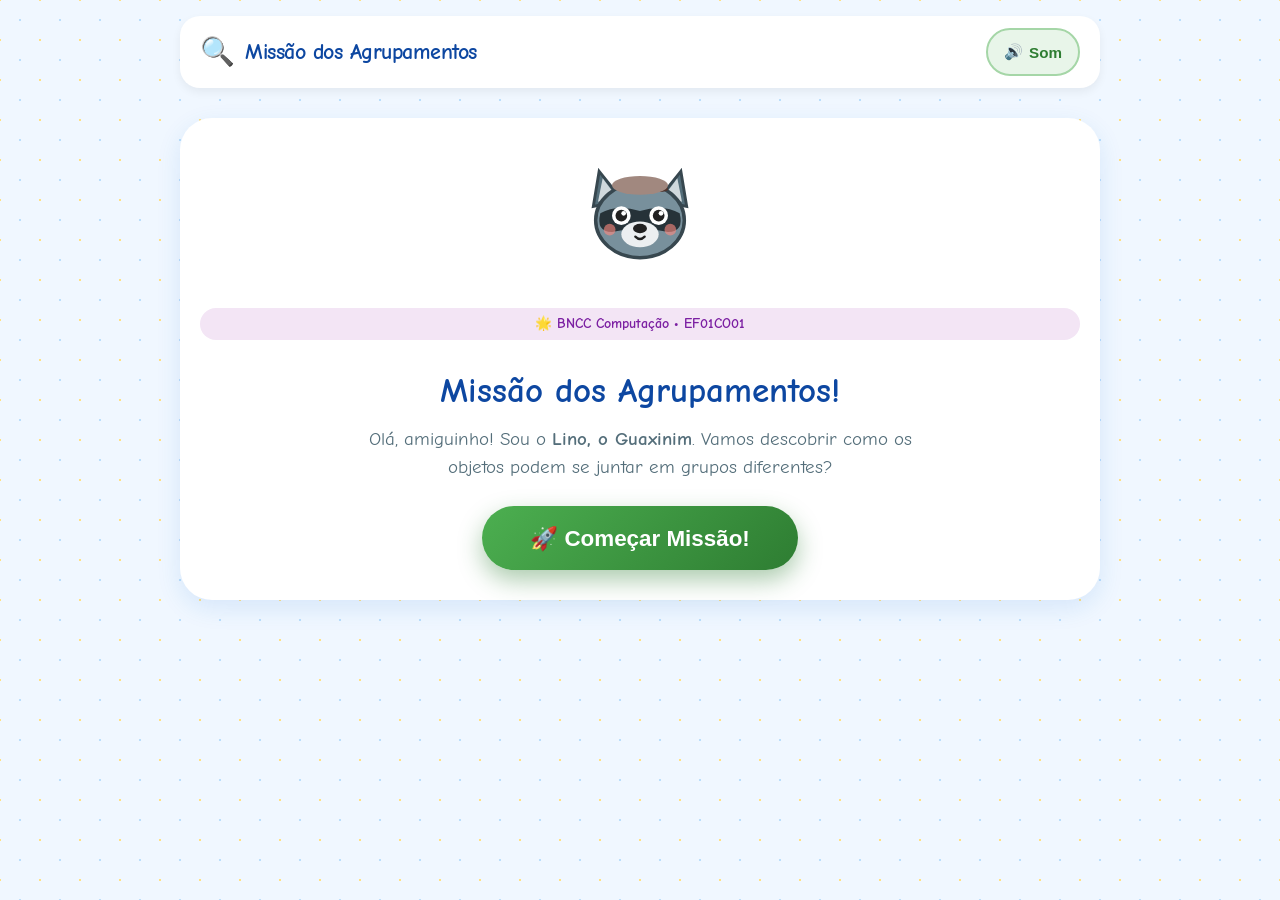
<file: index.html>
<!DOCTYPE html>
<html lang="pt-BR">
<head>
  <meta charset="UTF-8">
  <meta name="viewport" content="width=device-width, initial-scale=1.0, maximum-scale=1.0, user-scalable=no">
  <title>Missão dos Agrupamentos — Jogo Educativo BNCC EF01CO01</title>
  <meta name="description" content="Aplicação educativa para o 1º ano do Ensino Fundamental sobre agrupamentos e pensamento computacional (BNCC EF01CO01).">
  
  <!-- Fontes Legíveis para Alfabetização Infantil -->
  <link rel="preconnect" href="https://fonts.googleapis.com">
  <link rel="preconnect" href="https://fonts.gstatic.com" crossorigin>
  <link href="https://fonts.googleapis.com/css2?family=Comic+Neue:wght@400;700&family=Nunito:wght@700;800;900&display=swap" rel="stylesheet">
  
  <!-- Folha de Estilos -->
  <link rel="stylesheet" href="css/style.css">
</head>
<body>

  <div class="app-container">
    
    <!-- Cabeçalho Principal -->
    <header class="game-header">
      <div class="game-title-badge">
        <span class="game-logo-icon" role="img" aria-label="Lupa mágica">🔍</span>
        <h1 class="game-title">Missão dos Agrupamentos</h1>
      </div>
      <div class="header-actions">
        <button id="btn-sound-toggle" class="btn-control active-sound" aria-label="Ativar ou desativar som">
          <span id="sound-icon">🔊</span> <span id="sound-text">Som</span>
        </button>
      </div>
    </header>

    <!-- =========================================================================
         1. TELA INICIAL (Boas-Vindas)
         ========================================================================= -->
    <main id="screen-home" class="screen screen-active">
      <div class="home-mascot-container" id="home-mascot-slot">
        <!-- Injetado dinamicamente via JS (Lino SVG) -->
      </div>
      
      <span class="home-skill-pill">🌟 BNCC Computação • EF01CO01</span>
      <h2 class="home-title">Missão dos Agrupamentos!</h2>
      <p class="home-subtitle">
        Olá, amiguinho! Sou o <strong>Lino, o Guaxinim</strong>. Vamos descobrir como os objetos podem se juntar em grupos diferentes?
      </p>

      <div>
        <button id="btn-start" class="btn-large-primary" aria-label="Começar o jogo">
          <span>🚀 Começar Missão!</span>
        </button>
      </div>
    </main>

    <!-- =========================================================================
         2. TELA DA MISSÃO ATIVA
         ========================================================================= -->
    <section id="screen-mission" class="screen" aria-live="polite">
      
      <!-- Rastreador de Progresso (8 Etapas / Medalhas Dinâmicas) -->
      <nav class="mission-tracker" id="mission-tracker-container" aria-label="Progresso das missões">
        <!-- Renderizado dinamicamente via js/app.js -->
      </nav>

      <!-- Banner do Mascote Orientador com Instrução e Áudio -->
      <div class="mascot-banner">
        <div class="mascot-avatar" id="mission-mascot-slot">
          <!-- Injetado via JS -->
        </div>
        <div class="speech-bubble">
          <h2 class="speech-title" id="mission-title-text">Missão 1 — O Desafio das Cores</h2>
          <p class="speech-text" id="mission-instruction-text">Carregando instrução...</p>
          <button id="btn-speak-instruction" class="btn-listen" aria-label="Ouvir instrução falada">
            <span>🔊 Ouvir Instrução</span>
          </button>
        </div>
      </div>

      <!-- Área Dinâmica dos Objetos / Alternativas da Missão -->
      <div id="mission-dynamic-area">
        <!-- Renderizado dinamicamente via js/app.js -->
      </div>

      <!-- Botão de Verificação -->
      <div class="mission-actions" id="mission-action-bar">
        <button id="btn-verify" class="btn-verify" aria-label="Verificar se o agrupamento está certo">
          <span>✨ Verificar Grupo!</span>
        </button>
      </div>

    </section>

    <!-- =========================================================================
         3. TELA DE CONCLUSÃO & SÍNTESE DA APRENDIZAGEM
         ========================================================================= -->
    <section id="screen-conclusion" class="screen">
      <div class="trophy-container" role="img" aria-label="Troféu de Campeão">
        🏆
      </div>
      <h2 class="conclusion-title">Parabéns, Pequeno Detetive!</h2>
      <p class="home-subtitle">Você completou todas as missões com muito sucesso!</p>

      <!-- Síntese Conceitual BNCC EF01CO01 -->
      <div class="conclusion-synthesis-box">
        <p class="synthesis-text">
          💡 "Os mesmos objetos podem formar grupos completamente diferentes dependendo da característica que observamos!"
        </p>
      </div>

      <!-- Resumo das Conquistas (Dinâmico) -->
      <div class="medals-summary" id="medals-summary-container">
        <!-- Injetado dinamicamente via js/app.js -->
      </div>

      <div class="conclusion-buttons">
        <button id="btn-restart" class="btn-large-primary">
          <span>🔄 Jogar Novamente</span>
        </button>
      </div>
    </section>

  </div>

  <!-- =========================================================================
       MODAL DE FEEDBACK FORMATIVO (Sem Punição)
       ========================================================================= -->
  <div id="feedback-modal" class="modal-overlay" role="dialog" aria-modal="true" aria-labelledby="feedback-title" aria-describedby="feedback-message">
    <div class="feedback-card" id="feedback-card-content">
      <div class="feedback-icon" id="feedback-icon">🎉</div>
      <h3 class="feedback-title" id="feedback-title">Muito Bem!</h3>
      <p class="feedback-message" id="feedback-message">Texto da mensagem explicativa...</p>
      <button id="btn-feedback-action" class="btn-feedback-action">
        Continuar ➔
      </button>
    </div>
  </div>

  <!-- Scripts da Aplicação -->
  <script src="js/data.js"></script>
  <script src="js/app.js"></script>
</body>
</html>
</file>
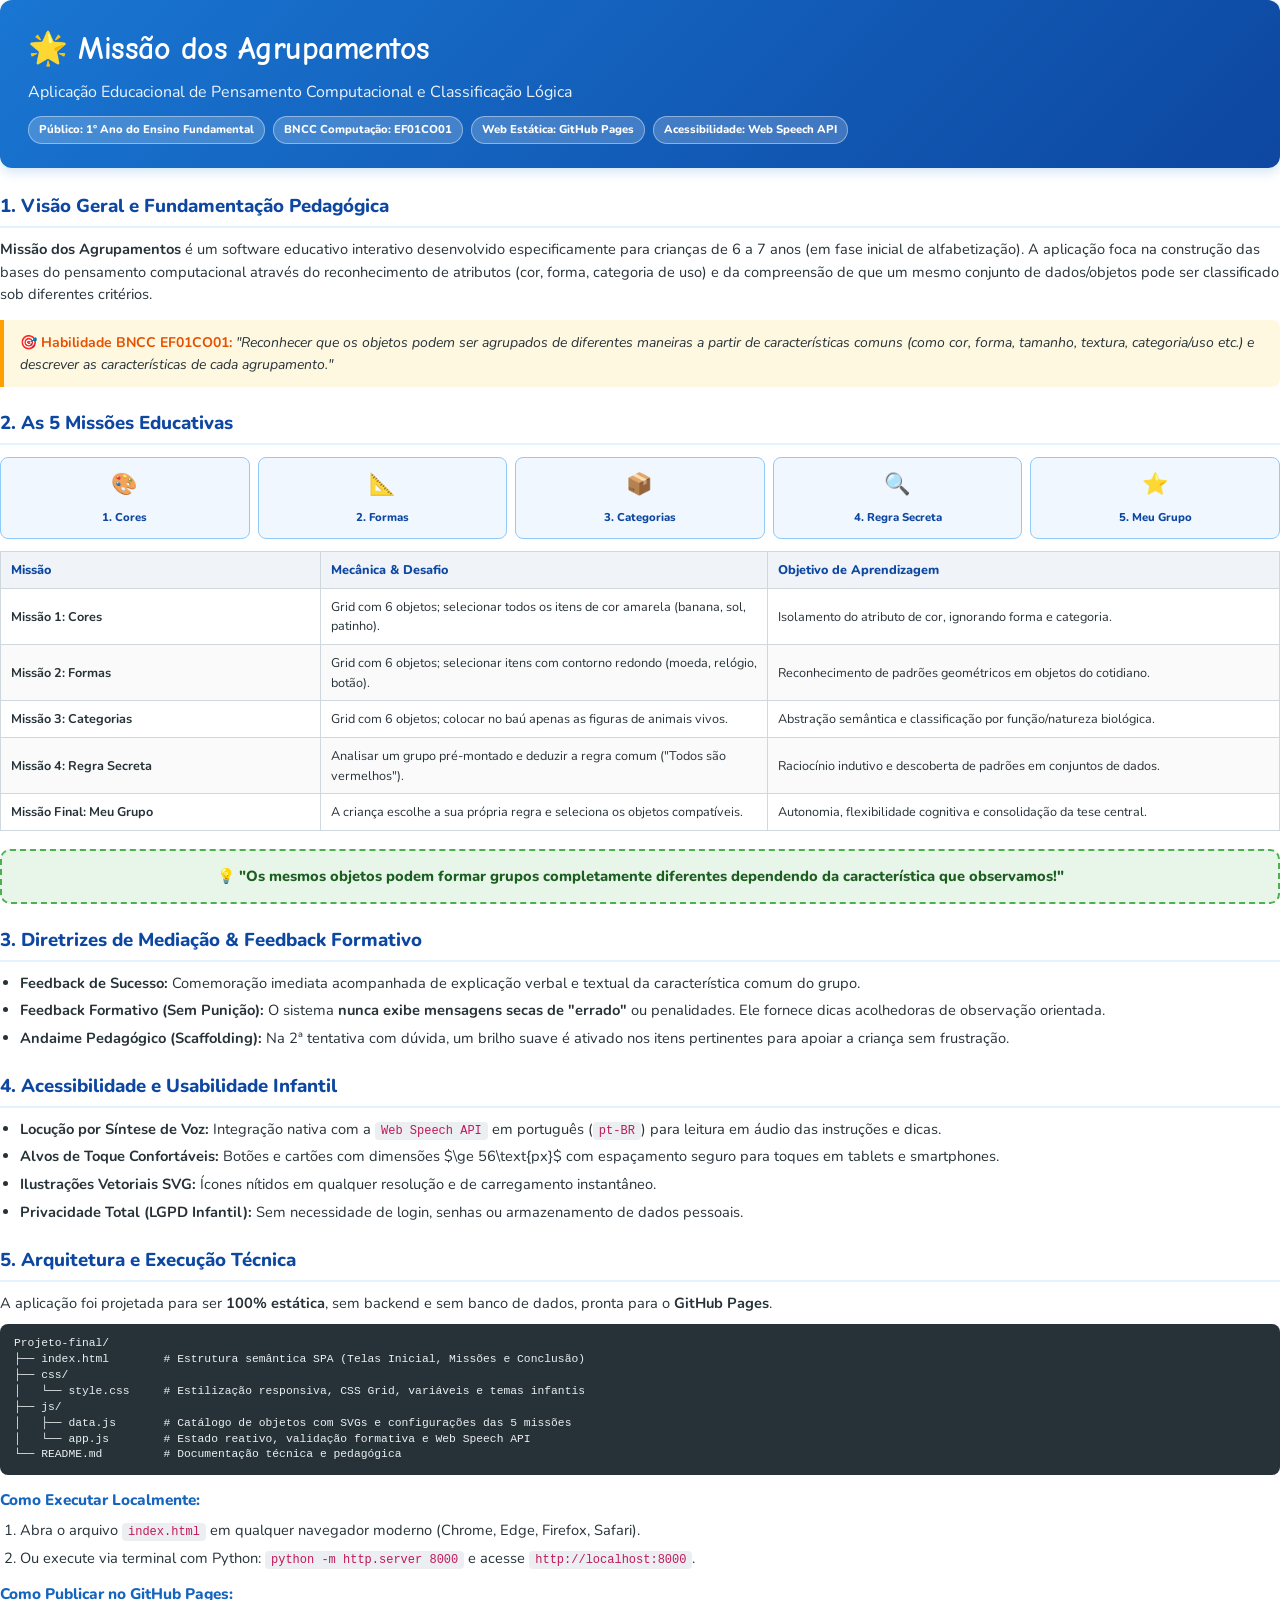
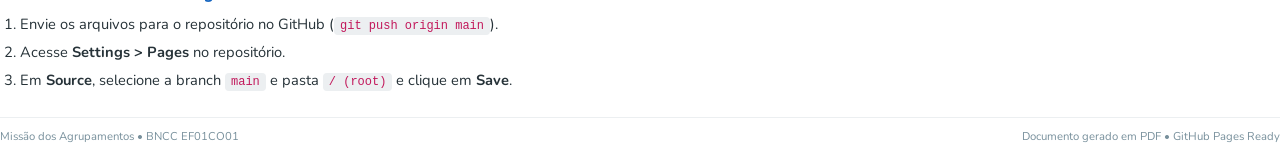
<file: README.html>
<!DOCTYPE html>
<html lang="pt-BR">
<head>
  <meta charset="UTF-8">
  <title>Missão dos Agrupamentos — Documentação do Projeto</title>
  <style>
    @import url('https://fonts.googleapis.com/css2?family=Nunito:wght@400;600;700;800;900&family=Comic+Neue:wght@700&display=swap');

    @page {
      size: A4;
      margin: 18mm 16mm 18mm 16mm;
    }

    body {
      font-family: 'Nunito', -apple-system, BlinkMacSystemFont, 'Segoe UI', Roboto, Helvetica, Arial, sans-serif;
      color: #263238;
      line-height: 1.55;
      font-size: 11pt;
      background: #FFFFFF;
      margin: 0;
      padding: 0;
    }

    .cover-header {
      background: linear-gradient(135deg, #1976D2 0%, #0D47A1 100%);
      color: #FFFFFF;
      padding: 24px 28px;
      border-radius: 12px;
      margin-bottom: 24px;
      box-shadow: 0 4px 12px rgba(25, 118, 210, 0.2);
    }

    .cover-header h1 {
      font-family: 'Comic Neue', 'Nunito', sans-serif;
      font-size: 24pt;
      margin: 0 0 6px 0;
      font-weight: 900;
      letter-spacing: -0.5px;
    }

    .cover-header .subtitle {
      font-size: 12pt;
      opacity: 0.92;
      margin-bottom: 12px;
    }

    .badge-bar {
      display: flex;
      gap: 8px;
      flex-wrap: wrap;
    }

    .badge {
      background: rgba(255, 255, 255, 0.2);
      border: 1px solid rgba(255, 255, 255, 0.4);
      color: #FFFFFF;
      padding: 4px 10px;
      border-radius: 20px;
      font-size: 8.5pt;
      font-weight: 800;
    }

    h2 {
      font-size: 14pt;
      color: #0D47A1;
      border-bottom: 2px solid #E3F2FD;
      padding-bottom: 5px;
      margin-top: 22px;
      margin-bottom: 10px;
      font-weight: 800;
      page-break-after: avoid;
    }

    h3 {
      font-size: 11.5pt;
      color: #1565C0;
      margin-top: 14px;
      margin-bottom: 6px;
      font-weight: 800;
      page-break-after: avoid;
    }

    p {
      margin-top: 0;
      margin-bottom: 10px;
    }

    .highlight-box {
      background: #FFF8E1;
      border-left: 4px solid #FFA000;
      padding: 12px 16px;
      border-radius: 0 8px 8px 0;
      margin: 14px 0;
      font-size: 10.5pt;
    }

    .highlight-box strong {
      color: #E65100;
    }

    .synthesis-quote {
      background: #E8F5E9;
      border: 2px dashed #4CAF50;
      border-radius: 10px;
      padding: 14px 18px;
      margin: 14px 0;
      text-align: center;
      font-size: 11pt;
      font-weight: 800;
      color: #1B5E20;
    }

    table {
      width: 100%;
      border-collapse: collapse;
      margin: 12px 0 18px 0;
      font-size: 9.5pt;
    }

    th, td {
      border: 1px solid #CFD8DC;
      padding: 8px 10px;
      text-align: left;
    }

    th {
      background: #F0F4F8;
      color: #0D47A1;
      font-weight: 800;
    }

    tr:nth-child(even) {
      background: #FAFAFA;
    }

    ul, ol {
      margin: 0 0 12px 20px;
      padding: 0;
    }

    li {
      margin-bottom: 5px;
    }

    code {
      font-family: 'Consolas', 'Courier New', monospace;
      background: #ECEFF1;
      padding: 2px 6px;
      border-radius: 4px;
      font-size: 9pt;
      color: #C2185B;
    }

    pre {
      background: #263238;
      color: #ECEFF1;
      padding: 12px 14px;
      border-radius: 8px;
      font-size: 8.5pt;
      overflow-x: auto;
      margin: 10px 0;
      line-height: 1.4;
    }

    .flow-grid {
      display: grid;
      grid-template-columns: repeat(5, 1fr);
      gap: 8px;
      margin: 12px 0;
      text-align: center;
    }

    .flow-item {
      background: #F0F7FF;
      border: 1.5px solid #90CAF9;
      border-radius: 8px;
      padding: 10px 6px;
    }

    .flow-icon {
      font-size: 16pt;
      display: block;
      margin-bottom: 4px;
    }

    .flow-title {
      font-size: 8.5pt;
      font-weight: 800;
      color: #0D47A1;
    }

    .footer-note {
      margin-top: 26px;
      border-top: 1px solid #ECEFF1;
      padding-top: 10px;
      font-size: 8.5pt;
      color: #78909C;
      display: flex;
      justify-content: space-between;
    }
  </style>
</head>
<body>

  <div class="cover-header">
    <h1>🌟 Missão dos Agrupamentos</h1>
    <div class="subtitle">Aplicação Educacional de Pensamento Computacional e Classificação Lógica</div>
    <div class="badge-bar">
      <span class="badge">Público: 1º Ano do Ensino Fundamental</span>
      <span class="badge">BNCC Computação: EF01CO01</span>
      <span class="badge">Web Estática: GitHub Pages</span>
      <span class="badge">Acessibilidade: Web Speech API</span>
    </div>
  </div>

  <h2>1. Visão Geral e Fundamentação Pedagógica</h2>
  <p>
    <strong>Missão dos Agrupamentos</strong> é um software educativo interativo desenvolvido especificamente para crianças de 6 a 7 anos (em fase inicial de alfabetização). A aplicação foca na construção das bases do pensamento computacional através do reconhecimento de atributos (cor, forma, categoria de uso) e da compreensão de que um mesmo conjunto de dados/objetos pode ser classificado sob diferentes critérios.
  </p>

  <div class="highlight-box">
    <strong>🎯 Habilidade BNCC EF01CO01:</strong> <em>"Reconhecer que os objetos podem ser agrupados de diferentes maneiras a partir de características comuns (como cor, forma, tamanho, textura, categoria/uso etc.) e descrever as características de cada agrupamento."</em>
  </div>

  <h2>2. As 5 Missões Educativas</h2>
  <div class="flow-grid">
    <div class="flow-item">
      <span class="flow-icon">🎨</span>
      <span class="flow-title">1. Cores</span>
    </div>
    <div class="flow-item">
      <span class="flow-icon">📐</span>
      <span class="flow-title">2. Formas</span>
    </div>
    <div class="flow-item">
      <span class="flow-icon">📦</span>
      <span class="flow-title">3. Categorias</span>
    </div>
    <div class="flow-item">
      <span class="flow-icon">🔍</span>
      <span class="flow-title">4. Regra Secreta</span>
    </div>
    <div class="flow-item">
      <span class="flow-icon">⭐</span>
      <span class="flow-title">5. Meu Grupo</span>
    </div>
  </div>

  <table>
    <thead>
      <tr>
        <th style="width: 25%;">Missão</th>
        <th style="width: 35%;">Mecânica & Desafio</th>
        <th style="width: 40%;">Objetivo de Aprendizagem</th>
      </tr>
    </thead>
    <tbody>
      <tr>
        <td><strong>Missão 1: Cores</strong></td>
        <td>Grid com 6 objetos; selecionar todos os itens de cor amarela (banana, sol, patinho).</td>
        <td>Isolamento do atributo de cor, ignorando forma e categoria.</td>
      </tr>
      <tr>
        <td><strong>Missão 2: Formas</strong></td>
        <td>Grid com 6 objetos; selecionar itens com contorno redondo (moeda, relógio, botão).</td>
        <td>Reconhecimento de padrões geométricos em objetos do cotidiano.</td>
      </tr>
      <tr>
        <td><strong>Missão 3: Categorias</strong></td>
        <td>Grid com 6 objetos; colocar no baú apenas as figuras de animais vivos.</td>
        <td>Abstração semântica e classificação por função/natureza biológica.</td>
      </tr>
      <tr>
        <td><strong>Missão 4: Regra Secreta</strong></td>
        <td>Analisar um grupo pré-montado e deduzir a regra comum ("Todos são vermelhos").</td>
        <td>Raciocínio indutivo e descoberta de padrões em conjuntos de dados.</td>
      </tr>
      <tr>
        <td><strong>Missão Final: Meu Grupo</strong></td>
        <td>A criança escolhe a sua própria regra e seleciona os objetos compatíveis.</td>
        <td>Autonomia, flexibilidade cognitiva e consolidação da tese central.</td>
      </tr>
    </tbody>
  </table>

  <div class="synthesis-quote">
    💡 "Os mesmos objetos podem formar grupos completamente diferentes dependendo da característica que observamos!"
  </div>

  <h2>3. Diretrizes de Mediação & Feedback Formativo</h2>
  <ul>
    <li><strong>Feedback de Sucesso:</strong> Comemoração imediata acompanhada de explicação verbal e textual da característica comum do grupo.</li>
    <li><strong>Feedback Formativo (Sem Punição):</strong> O sistema <strong>nunca exibe mensagens secas de "errado"</strong> ou penalidades. Ele fornece dicas acolhedoras de observação orientada.</li>
    <li><strong>Andaime Pedagógico (Scaffolding):</strong> Na 2ª tentativa com dúvida, um brilho suave é ativado nos itens pertinentes para apoiar a criança sem frustração.</li>
  </ul>

  <h2>4. Acessibilidade e Usabilidade Infantil</h2>
  <ul>
    <li><strong>Locução por Síntese de Voz:</strong> Integração nativa com a <code>Web Speech API</code> em português (<code>pt-BR</code>) para leitura em áudio das instruções e dicas.</li>
    <li><strong>Alvos de Toque Confortáveis:</strong> Botões e cartões com dimensões $\ge 56\text{px}$ com espaçamento seguro para toques em tablets e smartphones.</li>
    <li><strong>Ilustrações Vetoriais SVG:</strong> Ícones nítidos em qualquer resolução e de carregamento instantâneo.</li>
    <li><strong>Privacidade Total (LGPD Infantil):</strong> Sem necessidade de login, senhas ou armazenamento de dados pessoais.</li>
  </ul>

  <h2>5. Arquitetura e Execução Técnica</h2>
  <p>A aplicação foi projetada para ser <strong>100% estática</strong>, sem backend e sem banco de dados, pronta para o <strong>GitHub Pages</strong>.</p>
  
  <pre>Projeto-final/
├── index.html        # Estrutura semântica SPA (Telas Inicial, Missões e Conclusão)
├── css/
│   └── style.css     # Estilização responsiva, CSS Grid, variáveis e temas infantis
├── js/
│   ├── data.js       # Catálogo de objetos com SVGs e configurações das 5 missões
│   └── app.js        # Estado reativo, validação formativa e Web Speech API
└── README.md         # Documentação técnica e pedagógica</pre>

  <h3>Como Executar Localmente:</h3>
  <ol>
    <li>Abra o arquivo <code>index.html</code> em qualquer navegador moderno (Chrome, Edge, Firefox, Safari).</li>
    <li>Ou execute via terminal com Python: <code>python -m http.server 8000</code> e acesse <code>http://localhost:8000</code>.</li>
  </ol>

  <h3>Como Publicar no GitHub Pages:</h3>
  <ol>
    <li>Envie os arquivos para o repositório no GitHub (<code>git push origin main</code>).</li>
    <li>Acesse <strong>Settings &gt; Pages</strong> no repositório.</li>
    <li>Em <strong>Source</strong>, selecione a branch <code>main</code> e pasta <code>/ (root)</code> e clique em <strong>Save</strong>.</li>
  </ol>

  <div class="footer-note">
    <span>Missão dos Agrupamentos • BNCC EF01CO01</span>
    <span>Documento gerado em PDF • GitHub Pages Ready</span>
  </div>

</body>
</html>
</file>
<file: css/style.css>
/* ==========================================================================
   Missão dos Agrupamentos - Folha de Estilos Principal
   Alinhado à BNCC Computação EF01CO01 (1º Ano do Ensino Fundamental)
   ========================================================================== */

:root {
  /* Paleta Lúdica e de Alto Contraste */
  --color-primary: #1976D2;        /* Azul estimulante */
  --color-primary-dark: #0D47A1;
  --color-primary-light: #E3F2FD;
  
  --color-success: #388E3C;        /* Verde de conquista */
  --color-success-light: #E8F5E9;
  --color-success-glow: rgba(76, 175, 80, 0.4);
  
  --color-accent: #FFA000;         /* Amarelo/Dourado acolhedor */
  --color-accent-light: #FFF8E1;
  
  --color-secondary: #E64A19;      /* Laranja quente */
  --color-secondary-light: #FBE9E7;
  
  --color-purple: #7B1FA2;
  --color-purple-light: #F3E5F5;

  --color-bg: #F0F7FF;             /* Fundo suave e agradável aos olhos */
  --color-card-bg: #FFFFFF;
  --color-text: #263238;           /* Texto escuro de alto contraste */
  --color-text-muted: #546E7A;
  
  --border-radius-sm: 12px;
  --border-radius-md: 20px;
  --border-radius-lg: 32px;
  
  --shadow-sm: 0 4px 10px rgba(0, 0, 0, 0.06);
  --shadow-md: 0 8px 24px rgba(25, 118, 210, 0.12);
  --shadow-lg: 0 14px 36px rgba(0, 0, 0, 0.16);
  --shadow-selected: 0 0 0 4px #4CAF50, 0 8px 24px var(--color-success-glow);
  
  --transition-fast: 0.2s cubic-bezier(0.4, 0, 0.2, 1);
  --transition-bounce: 0.35s cubic-bezier(0.175, 0.885, 0.32, 1.275);
}

/* Reset Básico e Tipografia Acessível */
*, *::before, *::after {
  box-sizing: border-box;
  margin: 0;
  padding: 0;
  -webkit-tap-highlight-color: transparent;
}

body {
  font-family: 'Comic Neue', 'Nunito', 'Segoe UI', system-ui, -apple-system, sans-serif;
  background: var(--color-bg);
  background-image: 
    radial-gradient(#BBDEFB 1.5px, transparent 1.5px),
    radial-gradient(#FFE082 1.5px, var(--color-bg) 1.5px);
  background-size: 40px 40px;
  background-position: 0 0, 20px 20px;
  color: var(--color-text);
  line-height: 1.5;
  min-height: 100vh;
  display: flex;
  flex-direction: column;
  overflow-x: hidden;
}

/* Container Principal */
.app-container {
  width: 100%;
  max-width: 960px;
  margin: 0 auto;
  padding: 16px 20px 40px 20px;
  display: flex;
  flex-direction: column;
  flex: 1;
}

/* Cabeçalho do Jogo */
.game-header {
  display: flex;
  align-items: center;
  justify-content: space-between;
  padding: 12px 20px;
  background: var(--color-card-bg);
  border-radius: var(--border-radius-md);
  box-shadow: var(--shadow-sm);
  margin-bottom: 20px;
}

.game-title-badge {
  display: flex;
  align-items: center;
  gap: 10px;
}

.game-logo-icon {
  font-size: 28px;
  animation: float 3s ease-in-out infinite;
}

.game-title {
  font-size: 1.35rem;
  font-weight: 800;
  color: var(--color-primary-dark);
  letter-spacing: -0.5px;
}

.header-actions {
  display: flex;
  gap: 10px;
}

/* Botões de Ação Geral */
.btn-control {
  background: var(--color-primary-light);
  color: var(--color-primary-dark);
  border: 2px solid #BBDEFB;
  border-radius: 50px;
  padding: 8px 16px;
  font-size: 0.95rem;
  font-weight: 700;
  display: inline-flex;
  align-items: center;
  gap: 6px;
  cursor: pointer;
  min-height: 48px;
  min-width: 48px;
  transition: var(--transition-fast);
}

.btn-control:hover, .btn-control:focus-visible {
  background: #BBDEFB;
  transform: translateY(-2px);
  outline: none;
}

.btn-control.active-sound {
  background: #E8F5E9;
  border-color: #A5D6A7;
  color: #2E7D32;
}

/* Barra de Progresso das Missões (5 Etapas / Medalhas) */
.mission-tracker {
  display: flex;
  justify-content: space-between;
  align-items: center;
  background: var(--color-card-bg);
  padding: 12px 20px;
  border-radius: var(--border-radius-md);
  box-shadow: var(--shadow-sm);
  margin-bottom: 20px;
  position: relative;
}

.step-item {
  display: flex;
  flex-direction: column;
  align-items: center;
  gap: 4px;
  position: relative;
  z-index: 2;
  cursor: default;
}

.step-badge {
  width: 46px;
  height: 46px;
  border-radius: 50%;
  background: #ECEFF1;
  color: #78909C;
  display: flex;
  align-items: center;
  justify-content: center;
  font-size: 20px;
  font-weight: 800;
  border: 3px solid #CFD8DC;
  transition: var(--transition-bounce);
}

.step-item.active .step-badge {
  background: var(--color-primary);
  color: #FFFFFF;
  border-color: #90CAF9;
  transform: scale(1.18);
  box-shadow: 0 0 0 6px rgba(25, 118, 210, 0.2);
}

.step-item.completed .step-badge {
  background: var(--color-success);
  color: #FFFFFF;
  border-color: #A5D6A7;
  transform: scale(1.05);
}

.step-label {
  font-size: 0.8rem;
  font-weight: 700;
  color: var(--color-text-muted);
}

.step-item.active .step-label {
  color: var(--color-primary-dark);
}

/* Telas do Jogo */
.screen {
  display: none;
  opacity: 0;
  transform: translateY(12px);
  transition: opacity 0.35s ease, transform 0.35s ease;
}

.screen.screen-active {
  display: flex;
  flex-direction: column;
  opacity: 1;
  transform: translateY(0);
}

/* ==========================================================================
   TELA INICIAL
   ========================================================================== */
#screen-home {
  text-align: center;
  padding: 30px 20px;
  background: var(--color-card-bg);
  border-radius: var(--border-radius-lg);
  box-shadow: var(--shadow-md);
  margin-top: 10px;
}

.home-mascot-container {
  width: 140px;
  height: 140px;
  margin: 0 auto 20px auto;
  animation: bounce 2.5s ease-in-out infinite;
}

.home-title {
  font-size: 2.2rem;
  font-weight: 900;
  color: var(--color-primary-dark);
  margin-bottom: 12px;
  line-height: 1.2;
}

.home-subtitle {
  font-size: 1.2rem;
  color: var(--color-text-muted);
  max-width: 580px;
  margin: 0 auto 24px auto;
}

.home-skill-pill {
  display: inline-block;
  background: var(--color-purple-light);
  color: var(--color-purple);
  padding: 6px 16px;
  border-radius: 50px;
  font-size: 0.85rem;
  font-weight: 800;
  margin-bottom: 30px;
}

.btn-large-primary {
  background: linear-gradient(135deg, #4CAF50 0%, #2E7D32 100%);
  color: #FFFFFF;
  border: none;
  padding: 18px 48px;
  border-radius: 50px;
  font-size: 1.4rem;
  font-weight: 900;
  box-shadow: 0 10px 25px rgba(46, 125, 50, 0.4);
  cursor: pointer;
  display: inline-flex;
  align-items: center;
  gap: 12px;
  min-height: 64px;
  transition: var(--transition-bounce);
}

.btn-large-primary:hover, .btn-large-primary:focus-visible {
  transform: translateY(-4px) scale(1.04);
  box-shadow: 0 14px 30px rgba(46, 125, 50, 0.5);
  outline: none;
}

/* ==========================================================================
   BANNER DO MASCOTE (Instrução & Áudio)
   ========================================================================== */
.mascot-banner {
  display: flex;
  align-items: center;
  gap: 18px;
  background: #FFFFFF;
  padding: 16px 20px;
  border-radius: var(--border-radius-md);
  box-shadow: var(--shadow-sm);
  margin-bottom: 24px;
  border-left: 6px solid var(--color-primary);
}

.mascot-avatar {
  width: 76px;
  height: 76px;
  flex-shrink: 0;
}

.speech-bubble {
  flex: 1;
  display: flex;
  flex-direction: column;
  gap: 8px;
}

.speech-title {
  font-size: 1.1rem;
  font-weight: 800;
  color: var(--color-primary-dark);
}

.speech-text {
  font-size: 1.15rem;
  font-weight: 700;
  color: var(--color-text);
}

.btn-listen {
  align-self: flex-start;
  background: var(--color-accent-light);
  color: #E65100;
  border: 2px solid #FFE082;
  border-radius: 50px;
  padding: 6px 14px;
  font-size: 0.9rem;
  font-weight: 800;
  display: inline-flex;
  align-items: center;
  gap: 6px;
  cursor: pointer;
  min-height: 40px;
  transition: var(--transition-fast);
}

.btn-listen:hover, .btn-listen:focus-visible {
  background: #FFE082;
  transform: scale(1.05);
  outline: none;
}

/* ==========================================================================
   GRID DE CARTÕES DE OBJETOS
   ========================================================================== */
.objects-grid {
  display: grid;
  grid-template-columns: repeat(3, 1fr);
  gap: 18px;
  margin-bottom: 28px;
}

.object-card {
  background: var(--color-card-bg);
  border: 3px solid #E0E0E0;
  border-radius: var(--border-radius-md);
  padding: 16px 12px;
  display: flex;
  flex-direction: column;
  align-items: center;
  justify-content: center;
  cursor: pointer;
  min-height: 150px;
  position: relative;
  box-shadow: var(--shadow-sm);
  transition: var(--transition-bounce);
  user-select: none;
}

.object-card:hover {
  transform: translateY(-4px);
  border-color: #90CAF9;
  box-shadow: var(--shadow-md);
}

.object-card:focus-visible {
  outline: none;
  border-color: var(--color-primary);
  box-shadow: 0 0 0 4px rgba(25, 118, 210, 0.3);
}

/* Estado Selecionado com Verde Brilhante e Badge */
.object-card.selected {
  border-color: #4CAF50;
  background: #F1F8E9;
  box-shadow: var(--shadow-selected);
  transform: translateY(-4px) scale(1.03);
}

.object-card .selection-badge {
  display: none;
  position: absolute;
  top: 10px;
  right: 10px;
  width: 32px;
  height: 32px;
  background: #4CAF50;
  color: #FFFFFF;
  border-radius: 50%;
  font-size: 18px;
  font-weight: 900;
  align-items: center;
  justify-content: center;
  box-shadow: 0 2px 8px rgba(76, 175, 80, 0.5);
  animation: popIn 0.3s cubic-bezier(0.175, 0.885, 0.32, 1.275);
}

.object-card.selected .selection-badge {
  display: flex;
}

.card-icon-container {
  width: 80px;
  height: 80px;
  display: flex;
  align-items: center;
  justify-content: center;
  margin-bottom: 8px;
}

.obj-svg {
  width: 100%;
  height: 100%;
  filter: drop-shadow(0 4px 6px rgba(0, 0, 0, 0.08));
  transition: transform 0.3s ease;
}

.object-card:hover .obj-svg {
  transform: scale(1.08);
}

.card-label {
  font-size: 1.1rem;
  font-weight: 800;
  color: var(--color-text);
  text-align: center;
}

/* Pista Visual Progressiva / Andaime Pedagógico */
.object-card.guided-hint {
  animation: glowPulse 1.5s infinite;
}

/* ==========================================================================
   MISSÃO 4: DESCUBRA A REGRA (Estilo Específico)
   ========================================================================== */
.showcase-group {
  background: #FFFFFF;
  border: 3px dashed #90CAF9;
  border-radius: var(--border-radius-md);
  padding: 20px;
  margin-bottom: 24px;
  text-align: center;
}

.showcase-title {
  font-size: 1.1rem;
  font-weight: 800;
  color: var(--color-primary-dark);
  margin-bottom: 16px;
}

.showcase-grid {
  display: flex;
  justify-content: center;
  gap: 16px;
  flex-wrap: wrap;
}

.showcase-item {
  background: #F5F5F5;
  border: 2px solid #E0E0E0;
  border-radius: var(--border-radius-sm);
  padding: 10px;
  width: 90px;
  height: 90px;
  display: flex;
  flex-direction: column;
  align-items: center;
  justify-content: center;
}

.options-container {
  display: flex;
  flex-direction: column;
  gap: 14px;
  margin-bottom: 24px;
}

.btn-rule-option {
  background: #FFFFFF;
  border: 3px solid #CFD8DC;
  border-radius: var(--border-radius-md);
  padding: 18px 24px;
  font-size: 1.25rem;
  font-weight: 800;
  color: var(--color-text);
  text-align: left;
  cursor: pointer;
  box-shadow: var(--shadow-sm);
  transition: var(--transition-bounce);
  min-height: 64px;
  display: flex;
  align-items: center;
}

.btn-rule-option:hover {
  border-color: var(--color-primary);
  background: var(--color-primary-light);
  transform: translateX(6px);
}

.btn-rule-option.selected {
  border-color: var(--color-primary);
  background: var(--color-primary-light);
  box-shadow: 0 0 0 4px rgba(25, 118, 210, 0.3);
}

/* ==========================================================================
   MISSÃO 5: MEU AGRUPAMENTO CRIATIVO (Seletor de Regra)
   ========================================================================== */
.criteria-selector-container {
  background: #FFFFFF;
  padding: 20px;
  border-radius: var(--border-radius-md);
  box-shadow: var(--shadow-sm);
  margin-bottom: 24px;
}

.criteria-title {
  font-size: 1.15rem;
  font-weight: 800;
  color: var(--color-primary-dark);
  margin-bottom: 14px;
  text-align: center;
}

.criteria-buttons {
  display: flex;
  gap: 12px;
  flex-wrap: wrap;
  justify-content: center;
}

.btn-criterion {
  background: #F5F5F5;
  border: 3px solid #E0E0E0;
  border-radius: 50px;
  padding: 12px 20px;
  font-size: 1.05rem;
  font-weight: 800;
  color: var(--color-text);
  cursor: pointer;
  min-height: 52px;
  transition: var(--transition-fast);
}

.btn-criterion:hover {
  background: #E3F2FD;
  border-color: #90CAF9;
}

.btn-criterion.active {
  background: var(--color-primary);
  color: #FFFFFF;
  border-color: var(--color-primary-dark);
  box-shadow: 0 6px 16px rgba(25, 118, 210, 0.3);
}

/* ==========================================================================
   BOTÃO DE VERIFICAÇÃO / AÇÕES DE MISSÃO
   ========================================================================== */
.mission-actions {
  display: flex;
  justify-content: center;
  gap: 16px;
  margin-top: 10px;
}

.btn-verify {
  background: linear-gradient(135deg, #FF9800 0%, #F57C00 100%);
  color: #FFFFFF;
  border: none;
  padding: 16px 40px;
  border-radius: 50px;
  font-size: 1.25rem;
  font-weight: 900;
  cursor: pointer;
  box-shadow: 0 8px 20px rgba(245, 124, 0, 0.35);
  min-height: 56px;
  display: inline-flex;
  align-items: center;
  gap: 10px;
  transition: var(--transition-bounce);
}

.btn-verify:hover, .btn-verify:focus-visible {
  transform: translateY(-3px) scale(1.03);
  box-shadow: 0 12px 26px rgba(245, 124, 0, 0.45);
  outline: none;
}

/* ==========================================================================
   MODAL / PAINEL DE FEEDBACK FORMATIVO
   ========================================================================== */
.modal-overlay {
  display: none;
  position: fixed;
  inset: 0;
  background: rgba(13, 71, 161, 0.4);
  backdrop-filter: blur(4px);
  z-index: 100;
  align-items: center;
  justify-content: center;
  padding: 20px;
}

.modal-overlay.active {
  display: flex;
  animation: fadeIn 0.25s ease;
}

.feedback-card {
  background: #FFFFFF;
  width: 100%;
  max-width: 520px;
  border-radius: var(--border-radius-lg);
  padding: 32px 24px;
  text-align: center;
  box-shadow: var(--shadow-lg);
  display: flex;
  flex-direction: column;
  align-items: center;
  gap: 16px;
  animation: popIn 0.35s cubic-bezier(0.175, 0.885, 0.32, 1.275);
}

.feedback-icon {
  font-size: 54px;
  line-height: 1;
}

.feedback-title {
  font-size: 1.6rem;
  font-weight: 900;
}

.feedback-success .feedback-title {
  color: var(--color-success);
}

.feedback-hint .feedback-title {
  color: var(--color-accent);
}

.feedback-message {
  font-size: 1.2rem;
  font-weight: 700;
  color: var(--color-text);
  line-height: 1.4;
}

.btn-feedback-action {
  margin-top: 10px;
  padding: 14px 36px;
  border-radius: 50px;
  font-size: 1.15rem;
  font-weight: 900;
  cursor: pointer;
  border: none;
  min-height: 52px;
  transition: var(--transition-bounce);
}

.feedback-success .btn-feedback-action {
  background: linear-gradient(135deg, #4CAF50 0%, #2E7D32 100%);
  color: #FFFFFF;
  box-shadow: 0 6px 16px rgba(46, 125, 50, 0.35);
}

.feedback-hint .btn-feedback-action {
  background: linear-gradient(135deg, #FFA000 0%, #FF8F00 100%);
  color: #FFFFFF;
  box-shadow: 0 6px 16px rgba(255, 160, 0, 0.35);
}

.btn-feedback-action:hover {
  transform: translateY(-2px) scale(1.04);
}

/* ==========================================================================
   TELA DE CONCLUSÃO
   ========================================================================== */
#screen-conclusion {
  text-align: center;
  padding: 36px 24px;
  background: #FFFFFF;
  border-radius: var(--border-radius-lg);
  box-shadow: var(--shadow-md);
}

.trophy-container {
  font-size: 70px;
  margin-bottom: 12px;
  animation: float 2.5s ease-in-out infinite;
}

.conclusion-title {
  font-size: 2.2rem;
  font-weight: 900;
  color: var(--color-primary-dark);
  margin-bottom: 16px;
}

.conclusion-synthesis-box {
  background: var(--color-accent-light);
  border: 3px solid #FFE082;
  border-radius: var(--border-radius-md);
  padding: 20px;
  margin: 20px auto 28px auto;
  max-width: 640px;
}

.synthesis-text {
  font-size: 1.35rem;
  font-weight: 900;
  color: #BF360C;
  line-height: 1.35;
}

.medals-summary {
  display: flex;
  justify-content: center;
  gap: 16px;
  margin-bottom: 32px;
  flex-wrap: wrap;
}

.medal-badge {
  display: flex;
  flex-direction: column;
  align-items: center;
  gap: 6px;
}

.medal-icon {
  width: 54px;
  height: 54px;
  background: #E8F5E9;
  border: 3px solid #4CAF50;
  border-radius: 50%;
  display: flex;
  align-items: center;
  justify-content: center;
  font-size: 24px;
  box-shadow: 0 4px 12px rgba(76, 175, 80, 0.25);
}

.medal-title {
  font-size: 0.85rem;
  font-weight: 800;
  color: var(--color-text-muted);
}

.conclusion-buttons {
  display: flex;
  justify-content: center;
  gap: 16px;
  flex-wrap: wrap;
}

/* ==========================================================================
   ANIMAÇÕES
   ========================================================================== */
@keyframes float {
  0%, 100% { transform: translateY(0); }
  50% { transform: translateY(-8px); }
}

@keyframes bounce {
  0%, 100% { transform: translateY(0) scale(1); }
  50% { transform: translateY(-10px) scale(1.02); }
}

@keyframes popIn {
  0% { transform: scale(0.6); opacity: 0; }
  100% { transform: scale(1); opacity: 1; }
}

@keyframes fadeIn {
  from { opacity: 0; }
  to { opacity: 1; }
}

@keyframes glowPulse {
  0%, 100% { box-shadow: 0 0 0 2px #FFA000; }
  50% { box-shadow: 0 0 0 8px rgba(255, 160, 0, 0.4); }
}

/* ==========================================================================
   RESPONSIVIDADE (Tablets e Celulares)
   ========================================================================== */

/* Tablet (7" a 12.9") */
@media (max-width: 820px) {
  .app-container {
    padding: 12px 16px 30px 16px;
  }
  
  .home-title, .conclusion-title {
    font-size: 1.85rem;
  }
  
  .objects-grid {
    grid-template-columns: repeat(3, 1fr);
    gap: 14px;
  }
  
  .object-card {
    min-height: 135px;
    padding: 12px 8px;
  }
  
  .card-icon-container {
    width: 68px;
    height: 68px;
  }
  
  .card-label {
    font-size: 1rem;
  }
}

/* Celulares / Smartphones (A partir de 4.7") */
@media (max-width: 580px) {
  .app-container {
    padding: 10px 12px 24px 12px;
  }
  
  .game-header {
    padding: 10px 14px;
    margin-bottom: 14px;
  }
  
  .game-title {
    font-size: 1.15rem;
  }
  
  .mission-tracker {
    padding: 8px 12px;
    margin-bottom: 14px;
  }
  
  .step-badge {
    width: 38px;
    height: 38px;
    font-size: 16px;
  }
  
  .step-label {
    display: none; /* Oculta texto em telas estreitas, mantendo os ícones das medalhas */
  }
  
  .mascot-banner {
    flex-direction: column;
    text-align: center;
    gap: 10px;
    padding: 14px;
    margin-bottom: 16px;
  }
  
  .mascot-avatar {
    width: 60px;
    height: 60px;
  }
  
  .btn-listen {
    align-self: center;
  }
  
  .speech-text {
    font-size: 1.05rem;
  }
  
  /* Celular: 2 colunas para alvos de toque grandes e confortáveis */
  .objects-grid {
    grid-template-columns: repeat(2, 1fr);
    gap: 12px;
    margin-bottom: 20px;
  }
  
  .object-card {
    min-height: 125px;
  }
  
  .home-title {
    font-size: 1.6rem;
  }
  
  .btn-large-primary {
    width: 100%;
    justify-content: center;
    padding: 16px 24px;
    font-size: 1.2rem;
  }
  
  .btn-verify {
    width: 100%;
    justify-content: center;
    padding: 14px 20px;
    font-size: 1.15rem;
  }
  
  .btn-rule-option {
    font-size: 1.05rem;
    padding: 14px 16px;
  }
  
  .synthesis-text {
    font-size: 1.15rem;
  }
}
</file>
